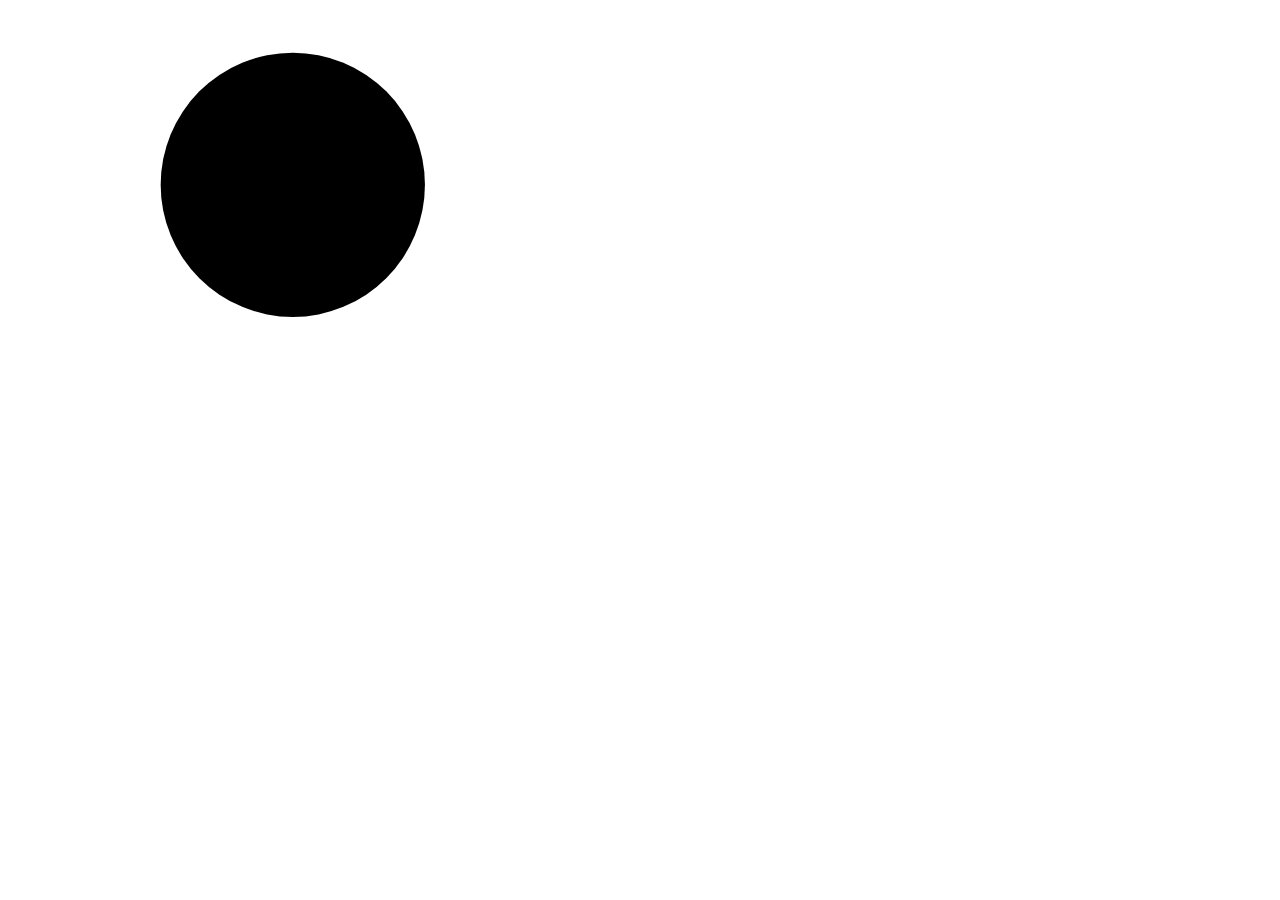
<file: htmledit/index.html>
<html>
  <head>
    <title>test</title>
    <link rel="icon" href="htmledit.svg" />
    <link rel="stylesheet" href="style.css" />
  </head>
  <body>
    <menu>
      <svg height="40%" width="40%" viewBox="0 0 100 100">
        <!-- Added viewBox to ensure reliable scaling -->
        <circle cx="50" cy="50" r="30">
          <animate
            attributeName="r"
            from="30"
            to="50"
            dur="3s"
            repeatCount="indefinite"
            direction="alternate"
            fill="freeze"
          ></animate>
        </circle>
      </svg>
    </menu>
  </body>
</html>
</file>
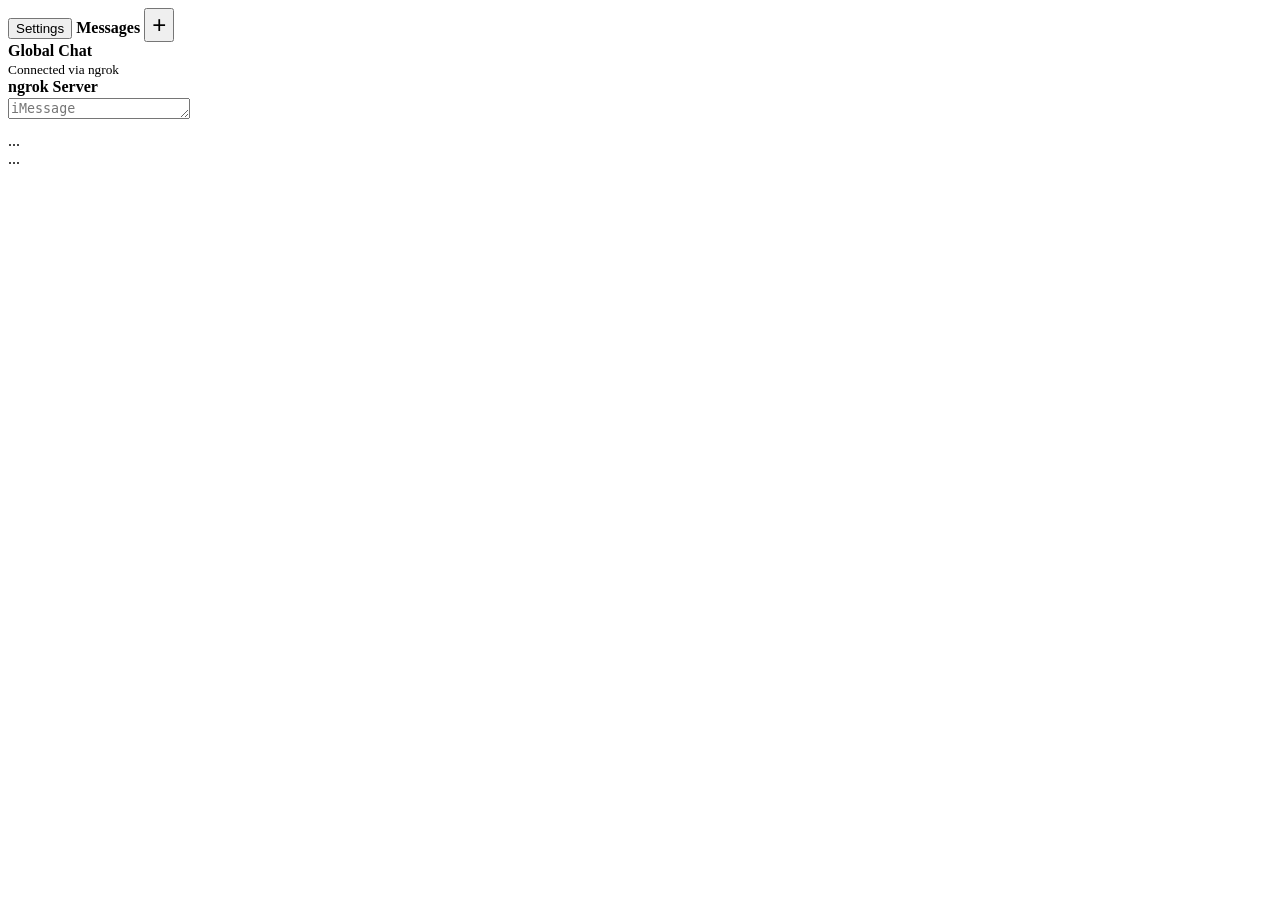
<file: python3/index.html>
<!DOCTYPE html>
<html lang="en" data-theme="light">
<head>
    <meta charset="UTF-8">
    <title>PiMessage</title>
    <!-- Keep your existing <style> block here exactly as you provided it -->
    <style>
        /* ... paste your CSS from the prompt here ... */
    </style>
</head>
<body>

<div id="sidebar">
    <div class="side-hdr">
        <button class="blue-link" onclick="toggleView('settings')">Settings</button>
        <strong>Messages</strong>
        <button class="blue-link" style="font-size: 24px;" onclick="showModal()">+</button>
    </div>
    <div id="contact-list" style="flex:1; overflow-y:auto;">
        <div class="contact-item active">
            <div class="status-dot online"></div>
            <div><strong>Global Chat</strong><br><small style="color:var(--subtext)">Connected via ngrok</small></div>
        </div>
    </div>
</div>

<div id="chat-view" class="active">
    <div class="view-hdr"><strong id="chat-title">ngrok Server</strong></div>
    <div id="thread"></div>
    <div class="input-bar">
        <textarea id="msg-input" placeholder="iMessage" rows="1"></textarea>
        <button onclick="sendSignal()" style="background:var(--bubble-out); color:white; border:none; width:36px; height:36px; border-radius:50%; cursor:pointer; font-weight:bold;">↑</button>
    </div>
</div>

<!-- Modal and Settings Views (from your code) -->
<div id="settings-view">...</div>
<div id="contact-modal">...</div>

<script src="https://cloudflare.com"></script>
<script>
    var socket = io();
    var thread = document.getElementById('thread');
    var input = document.getElementById('msg-input');

    // 1. RECEIVE MESSAGE
    socket.on('message', function(data) {
        var isMe = data.id === socket.id;
        var bubble = document.createElement('div');
        bubble.className = 'bubble ' + (isMe ? 'sent' : 'received');
        
        // Using your requested <h6> and <p> structure
        bubble.innerHTML = `<div><h6>${isMe ? 'me' : 'from'}</h6><p>${data.msg}</p></div>`;
        
        thread.appendChild(bubble);
        thread.scrollTop = thread.scrollHeight; // Auto-scroll
    });

    // 2. SEND MESSAGE
    function sendSignal() {
        var val = input.value.trim();
        if (val !== "") {
            socket.emit('message', {msg: val, id: socket.id});
            input.value = '';
        }
    }

    // UI Helpers
    function toggleTheme() {
        const root = document.documentElement;
        root.setAttribute('data-theme', root.getAttribute('data-theme') === 'dark' ? 'light' : 'dark');
    }
    function toggleView(view) {
        document.getElementById('chat-view').classList.toggle('active', view === 'chat');
        document.getElementById('settings-view').classList.toggle('active', view === 'settings');
    }
</script>
</body>
</html>
</file>
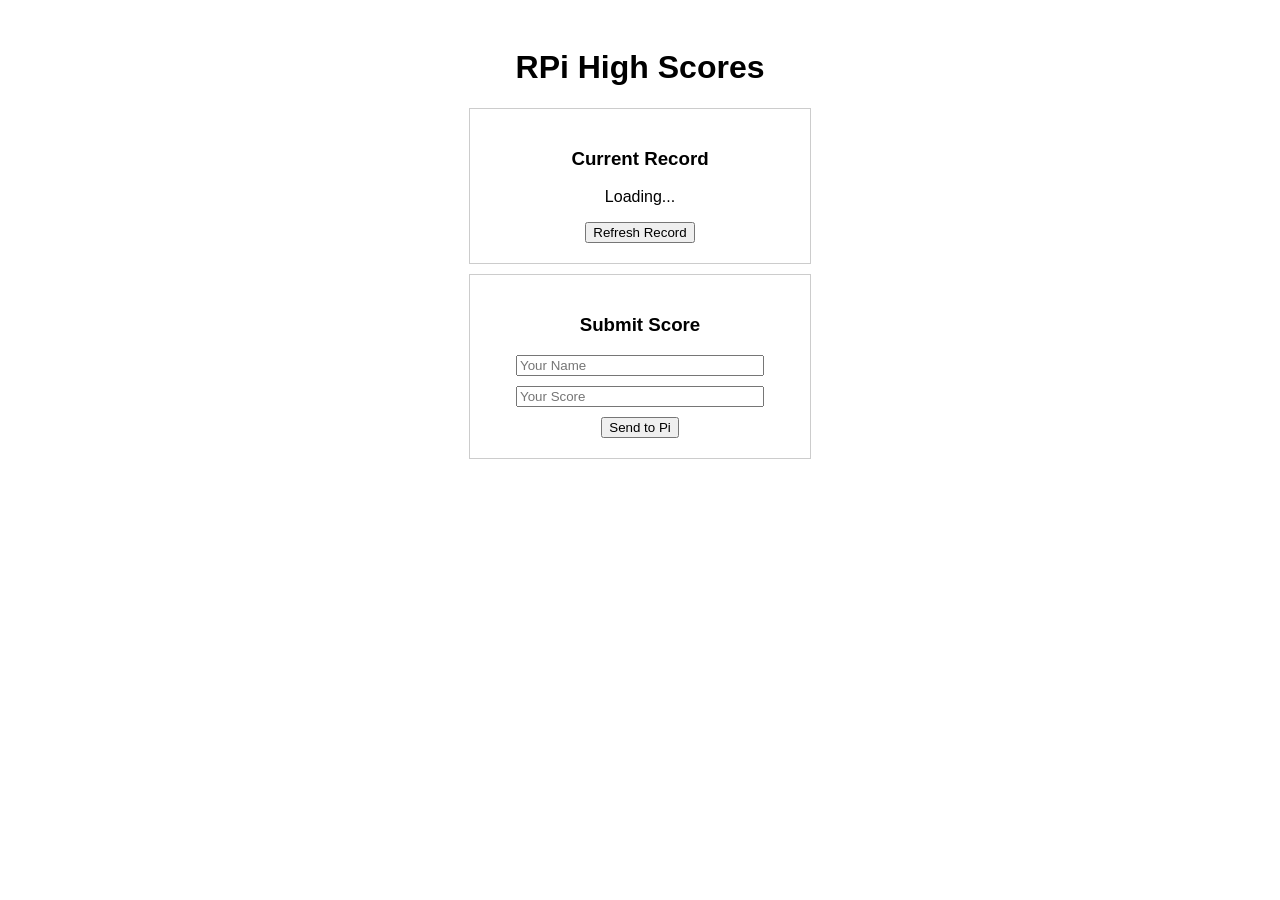
<file: python3/test.html>
<!DOCTYPE html>
<html lang="en">
<head>
    <meta charset="UTF-8">
    <title>Raspberry Pi Leaderboard</title>
    <style>
        body { font-family: sans-serif; text-align: center; padding: 20px; }
        .box { border: 1px solid #ccc; padding: 20px; margin: 10px auto; max-width: 300px; }
        input { margin-bottom: 10px; width: 80%; }
    </style>
</head>
<body>

    <h1>RPi High Scores</h1>

    <div class="box">
        <h3>Current Record</h3>
        <p id="record">Loading...</p>
        <button onclick="getRecord()">Refresh Record</button>
    </div>

    <div class="box">
        <h3>Submit Score</h3>
        <input type="text" id="name" placeholder="Your Name"><br>
        <input type="number" id="score" placeholder="Your Score"><br>
        <button onclick="sendScore()">Send to Pi</button>
    </div>

    <script>
        const BASE_URL = "https://tobie-uncontemning-marissa.ngrok-free.dev/highscore";
        const HEADERS = {
            "Content-Type": "application/json",
            "ngrok-skip-browser-warning": "true" // CRITICAL for ngrok free tier
        };

        // --- GET DATA ---
        async function getRecord() {
            try {
                const response = await fetch(`${BASE_URL}/get_high_score`, {
                    method: "GET",
                    headers: HEADERS
                });
                const data = await response.json();
                document.getElementById('record').innerText = `${data.name}: ${data.score}`;
            } catch (err) {
                console.error(err);
                alert("Could not connect to Pi");
            }
        }

        // --- SEND DATA ---
        async function sendScore() {
            const name = document.getElementById('name').value;
            const score = document.getElementById('score').value;

            try {
                const response = await fetch(`${BASE_URL}/highscore`, {
                    method: "POST",
                    headers: HEADERS,
                    body: JSON.stringify({ name: name, score: parseInt(score) })
                });
                const result = await response.json();
                if (result.status === "success") {
                    alert("Score saved!");
                    getRecord(); // Refresh the list
                }
            } catch (err) {
                console.error(err);
                alert("Failed to send score");
            }
        }

        // Load the record when the page opens
        getRecord();
    </script>
</body>
</html>
</file>
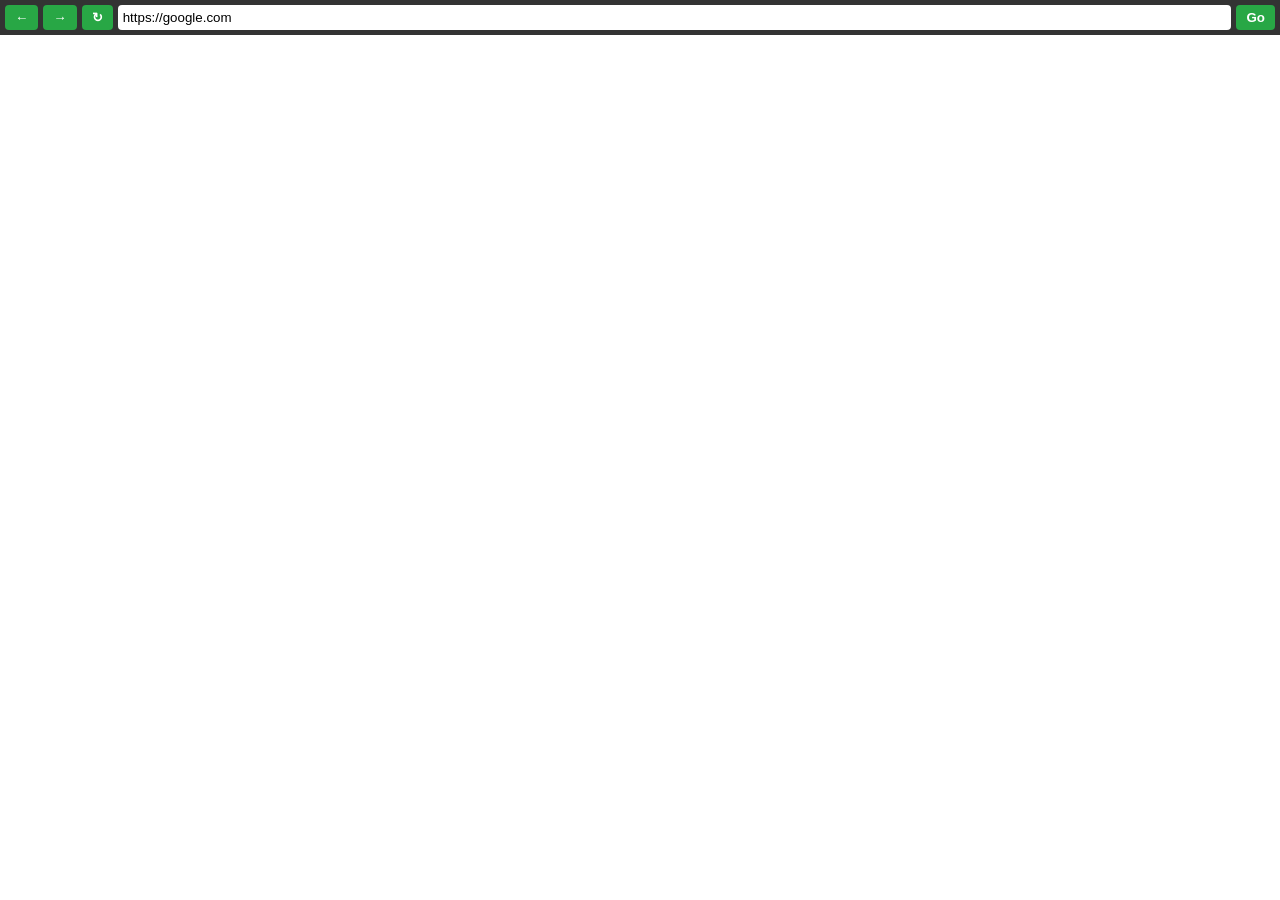
<file: website/browser.html>
<!DOCTYPE html>
<html>
<head>
    <style>
        body { margin: 0; display: flex; flex-direction: column; height: 100vh; font-family: sans-serif; }
        #toolbar { background: #333; padding: 5px; display: flex; align-items: center; color: white; gap: 5px; }
        #url-bar { flex-grow: 1; padding: 5px; border-radius: 4px; border: none; }
        button { cursor: pointer; padding: 5px 10px; background: #28a745; color: white; border: none; border-radius: 4px; font-weight: bold; }
        iframe { flex-grow: 1; border: none; width: 100%; }
    </style>
</head>
<body>
    <div id="toolbar">
        <button onclick="nav('back')">←</button>
        <button onclick="nav('forward')">→</button>
        <button onclick="nav('reload')">↻</button>
        <input id="url-bar" type="text" value="https://google.com">
        <button onclick="goToUrl()">Go</button>
    </div>
    <iframe id="browser-frame" src="https://emersonberry.github.io"></iframe>

    <script>
        const frame = document.getElementById('browser-frame');
        const input = document.getElementById('url-bar');

        function nav(type) {
            if (type === 'back') frame.contentWindow.history.back();
            if (type === 'forward') frame.contentWindow.history.forward();
            if (type === 'reload') frame.contentWindow.location.reload();
        }

        function goToUrl() {
            let url = input.value;
            if (!url.startsWith('http')) url = 'https://' + url;
            frame.src = url;
        }

        input.addEventListener('keypress', (e) => { if (e.key === 'Enter') goToUrl(); });
    </script>
</body>
</html>
</file>
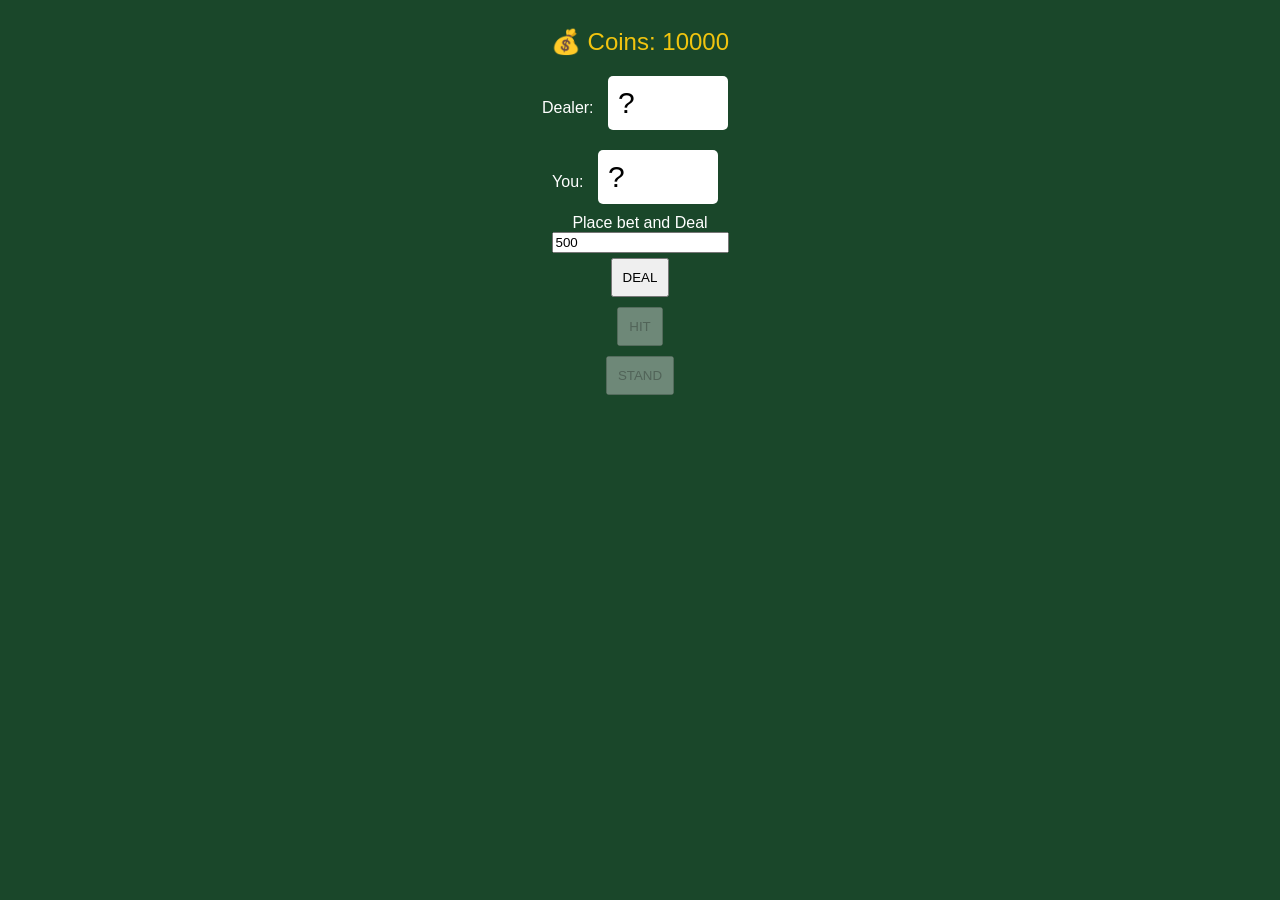
<file: html/casino/blackjack.html>
<!DOCTYPE html>
<html lang="en">
<head>
    <meta charset="UTF-8">
    <title>Shared Balance Blackjack</title>
    <style>
        body { font-family: sans-serif; background: #1a472a; color: white; display: flex; flex-direction: column; align-items: center; padding: 20px; }
        .stats { font-size: 24px; color: #f1c40f; margin-bottom: 10px; }
        .cards { font-size: 30px; background: white; color: black; padding: 10px; border-radius: 5px; margin: 10px; min-width: 100px; display: inline-block;}
        button { padding: 10px; margin: 5px; cursor: pointer; }
    </style>
</head>
<body>
    <div class="stats">💰 Coins: <span id="balance">...</span></div>
    <div>Dealer: <div id="d-cards" class="cards">?</div></div>
    <div>You: <div id="p-cards" class="cards">?</div></div>
    <div id="msg">Place bet and Deal</div>
    <input type="number" id="bet-amount" value="500">
    <button id="deal-btn">DEAL</button>
    <button id="hit-btn" disabled>HIT</button>
    <button id="stand-btn" disabled>STAND</button>

    <script>
        let balance = parseInt(localStorage.getItem('casinoBalance')) || 10000;
        let deck = [], pHand = [], dHand = [], bet = 0;
        function updateUI() {
            document.getElementById('balance').innerText = balance;
            localStorage.setItem('casinoBalance', balance);
        }
        updateUI();

        function getScore(hand) {
            let s = 0, a = 0;
            hand.forEach(c => { if(c.v === 'A') a++; s += (isNaN(c.v)? 10 : parseInt(c.v)); if(c.v === 'A') s += 1; });
            while(s > 21 && a > 0) { s -= 10; a--; }
            return s;
        }

        document.getElementById('deal-btn').onclick = function() {
            bet = parseInt(document.getElementById('bet-amount').value);
            if(bet > balance) return alert("Too poor!");
            balance -= bet; updateUI();
            deck = []; 
            ['♠','♣','♥','♦'].forEach(s => ['A','2','3','4','5','6','7','8','9','10','J','Q','K'].forEach(v => deck.push({v,s})));
            deck.sort(() => Math.random() - 0.5);
            pHand = [deck.pop(), deck.pop()]; dHand = [deck.pop(), deck.pop()];
            document.getElementById('p-cards').innerText = pHand.map(c => c.v+c.s).join(' ');
            document.getElementById('d-cards').innerText = "🎴 " + dHand[1].v+dHand[1].s;
            this.disabled = true; document.getElementById('hit-btn').disabled = false; document.getElementById('stand-btn').disabled = false;
        };

        document.getElementById('hit-btn').onclick = function() {
            pHand.push(deck.pop());
            document.getElementById('p-cards').innerText = pHand.map(c => c.v+c.s).join(' ');
            if(getScore(pHand) > 21) end("Bust!");
        };

        document.getElementById('stand-btn').onclick = function() {
            while(getScore(dHand) < 17) dHand.push(deck.pop());
            document.getElementById('d-cards').innerText = dHand.map(c => c.v+c.s).join(' ');
            let ps = getScore(pHand), ds = getScore(dHand);
            if(ds > 21 || ps > ds) { balance += bet * 2; end("You Win!"); }
            else if(ps < ds) end("Dealer Wins");
            else { balance += bet; end("Push"); }
        };

        function end(m) {
            document.getElementById('msg').innerText = m;
            updateUI();
            document.getElementById('deal-btn').disabled = false;
            document.getElementById('hit-btn').disabled = true;
            document.getElementById('stand-btn').disabled = true;
        }
    </script>
</body>
</html>
</file>
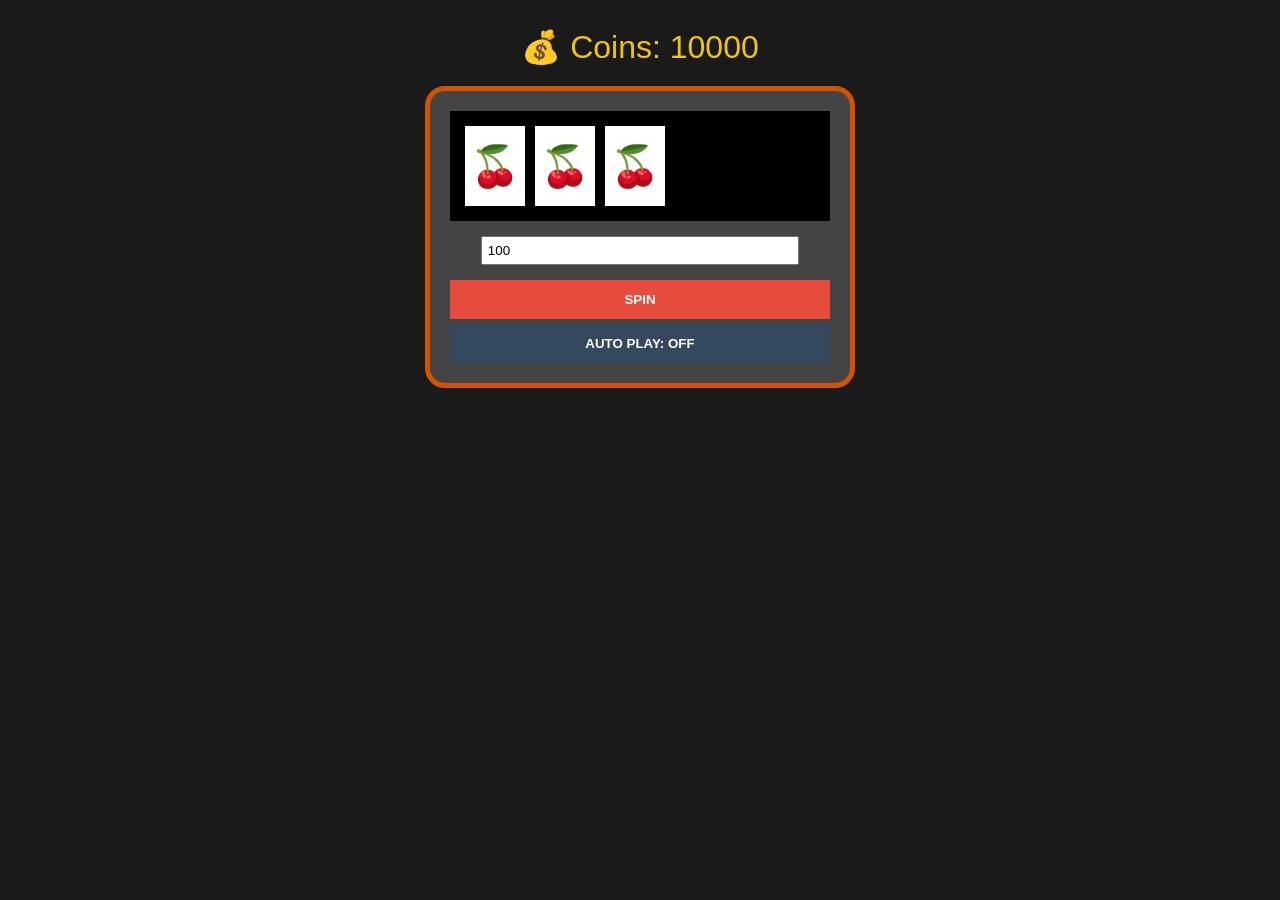
<file: html/casino/coinslot.html>
<!DOCTYPE html>
<html lang="en">
<head>
    <meta charset="UTF-8">
    <title>Slots - Auto Play</title>
    <style>
        body { font-family: sans-serif; background: #1a1a1a; color: white; display: flex; flex-direction: column; align-items: center; padding: 20px; }
        .stats { font-size: 32px; color: #f1c40f; margin-bottom: 20px; }
        .machine { background: #444; padding: 20px; border-radius: 20px; border: 5px solid #d35400; text-align: center;}
        .reels { display: flex; gap: 10px; background: #000; padding: 15px; margin-bottom: 15px; }
        .reel { width: 60px; height: 80px; background: white; color: black; font-size: 40px; display: flex; align-items: center; justify-content: center; }
        button { width: 100%; padding: 12px; margin-top: 5px; font-weight: bold; border: none; cursor: pointer; }
        #spin-btn { background: #e74c3c; color: white; }
        #auto-btn { background: #34495e; color: white; }
        #auto-btn.active { background: #27ae60; }
    </style>
</head>
<body>
    <div class="stats">💰 Coins: <span id="balance">...</span></div>
    <div class="machine">
        <div class="reels">
            <div id="r1" class="reel">🍒</div><div id="r2" class="reel">🍒</div><div id="r3" class="reel">🍒</div>
        </div>
        <input type="number" id="bet-amount" value="100" style="width: 80%; margin-bottom: 10px; padding: 5px;">
        <button id="spin-btn">SPIN</button>
        <button id="auto-btn">AUTO PLAY: OFF</button>
    </div>

    <script>
        let balance = parseInt(localStorage.getItem('casinoBalance')) || 10000;
        let isAuto = false;
        const symbols = ['🍒', '🍋', '🔔', '💎'];
        function updateUI() { document.getElementById('balance').innerText = balance; localStorage.setItem('casinoBalance', balance); }
        updateUI();

        const spinBtn = document.getElementById('spin-btn');
        const autoBtn = document.getElementById('auto-btn');

        autoBtn.onclick = () => {
            isAuto = !isAuto;
            autoBtn.innerText = `AUTO PLAY: ${isAuto ? 'ON' : 'OFF'}`;
            autoBtn.classList.toggle('active', isAuto);
            if (isAuto && !spinBtn.disabled) spin();
        };

        function spin() {
            let bet = parseInt(document.getElementById('bet-amount').value);
            if (bet > balance) { isAuto = false; return alert("No coins!"); }
            balance -= bet; updateUI();
            spinBtn.disabled = true;

            let count = 0;
            const anim = setInterval(() => {
                document.getElementById('r1').innerText = symbols[Math.floor(Math.random()*4)];
                document.getElementById('r2').innerText = symbols[Math.floor(Math.random()*4)];
                document.getElementById('r3').innerText = symbols[Math.floor(Math.random()*4)];
                if (++count > 12) {
                    clearInterval(anim);
                    const s = [document.getElementById('r1').innerText, document.getElementById('r2').innerText, document.getElementById('r3').innerText];
                    if (s[0] === s[1] && s[1] === s[2]) balance += bet * 10;
                    else if (s[0] === s[1] || s[1] === s[2]) balance += Math.floor(bet * 1.5);
                    updateUI(); spinBtn.disabled = false;
                    if (isAuto) setTimeout(spin, 600);
                }
            }, 80);
        }
        spinBtn.onclick = spin;
    </script>
</body>
</html>
</file>
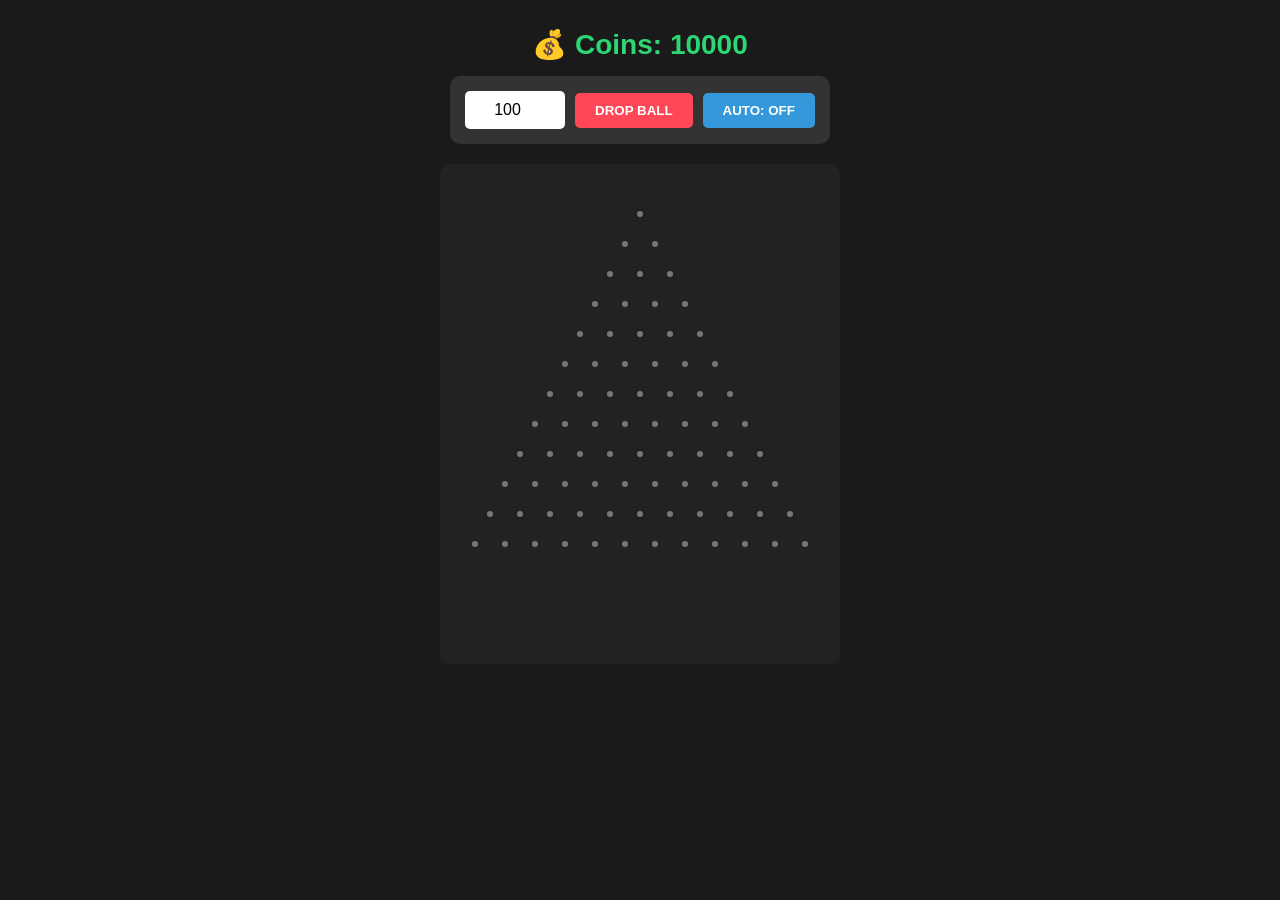
<file: html/casino/plinko.html>
<!DOCTYPE html>
<html lang="en">
<head>
    <meta charset="UTF-8">
    <title>Plinko - Auto Drop</title>
    <style>
        body { font-family: sans-serif; display: flex; flex-direction: column; align-items: center; background: #1a1a1a; color: white; padding-top: 20px; }
        .stats { font-size: 28px; margin-bottom: 15px; color: #2ed573; font-weight: bold; }
        .controls { margin-bottom: 20px; background: #333; padding: 15px; border-radius: 10px; display: flex; gap: 10px; align-items: center; }
        .bet-input { padding: 10px; width: 80px; border-radius: 5px; border: none; font-size: 16px; text-align: center; }
        button { padding: 10px 20px; cursor: pointer; border: none; border-radius: 5px; font-weight: bold; }
        #drop-btn { background: #ff4757; color: white; }
        #auto-btn { background: #3498db; color: white; }
        #auto-btn.active { background: #2ecc71; box-shadow: 0 0 10px #2ecc71; }
        canvas { background: #222; border-radius: 10px; }
    </style>
</head>
<body>
    <div class="stats">💰 Coins: <span id="balance">...</span></div>
    <div class="controls">
        <input type="number" id="bet-amount" class="bet-input" value="100">
        <button id="drop-btn">DROP BALL</button>
        <button id="auto-btn">AUTO: OFF</button>
    </div>
    <canvas id="plinkoBoard" width="400" height="500"></canvas>

    <script>
        let balance = parseInt(localStorage.getItem('casinoBalance')) || 10000;
        let autoMode = false;
        function updateUI() { document.getElementById('balance').innerText = balance; localStorage.setItem('casinoBalance', balance); }
        updateUI();

        const canvas = document.getElementById('plinkoBoard');
        const ctx = canvas.getContext('2d');
        const rows = 12, spacing = 30, startX = canvas.width / 2, startY = 50;
        const multipliers = [5, 2, 1.2, 0.5, 0.2, 0.2, 0.5, 1.2, 2, 5];

        function drawBoard() {
            ctx.clearRect(0, 0, canvas.width, canvas.height); ctx.fillStyle = "#777";
            for (let r = 0; r < rows; r++) {
                for (let i = 0; i <= r; i++) {
                    const x = startX - (r * spacing / 2) + (i * spacing);
                    const y = startY + (r * spacing);
                    ctx.beginPath(); ctx.arc(x, y, 3, 0, Math.PI * 2); ctx.fill();
                }
            }
        }

        const dropBtn = document.getElementById('drop-btn');
        const autoBtn = document.getElementById('auto-btn');

        autoBtn.onclick = () => {
            autoMode = !autoMode;
            autoBtn.innerText = `AUTO: ${autoMode ? 'ON' : 'OFF'}`;
            autoBtn.classList.toggle('active', autoMode);
            if (autoMode && !dropBtn.disabled) drop();
        };

        function drop() {
            let bet = parseInt(document.getElementById('bet-amount').value);
            if (bet > balance) { autoMode = false; autoBtn.innerText = "AUTO: OFF"; return alert("No coins!"); }
            balance -= bet; updateUI();
            dropBtn.disabled = true;

            let x = startX, y = startY - 20, currentRow = 0;
            const interval = setInterval(() => {
                drawBoard(); ctx.fillStyle = "#f1c40f"; ctx.beginPath(); ctx.arc(x, y, 7, 0, Math.PI * 2); ctx.fill();
                if (currentRow < rows) { y += spacing; x += Math.random() < 0.5 ? -spacing/2 : spacing/2; currentRow++; }
                else {
                    clearInterval(interval);
                    const boardWidth = rows * spacing;
                    const relativeX = x - (startX - boardWidth / 2);
                    const slotIndex = Math.max(0, Math.min(Math.floor((relativeX / boardWidth) * multipliers.length), multipliers.length - 1));
                    balance += Math.floor(bet * multipliers[slotIndex]); updateUI();
                    dropBtn.disabled = false;
                    if (autoMode) setTimeout(drop, 500);
                }
            }, 40);
        }
        dropBtn.onclick = drop; drawBoard();
    </script>
</body>
</html>
</file>
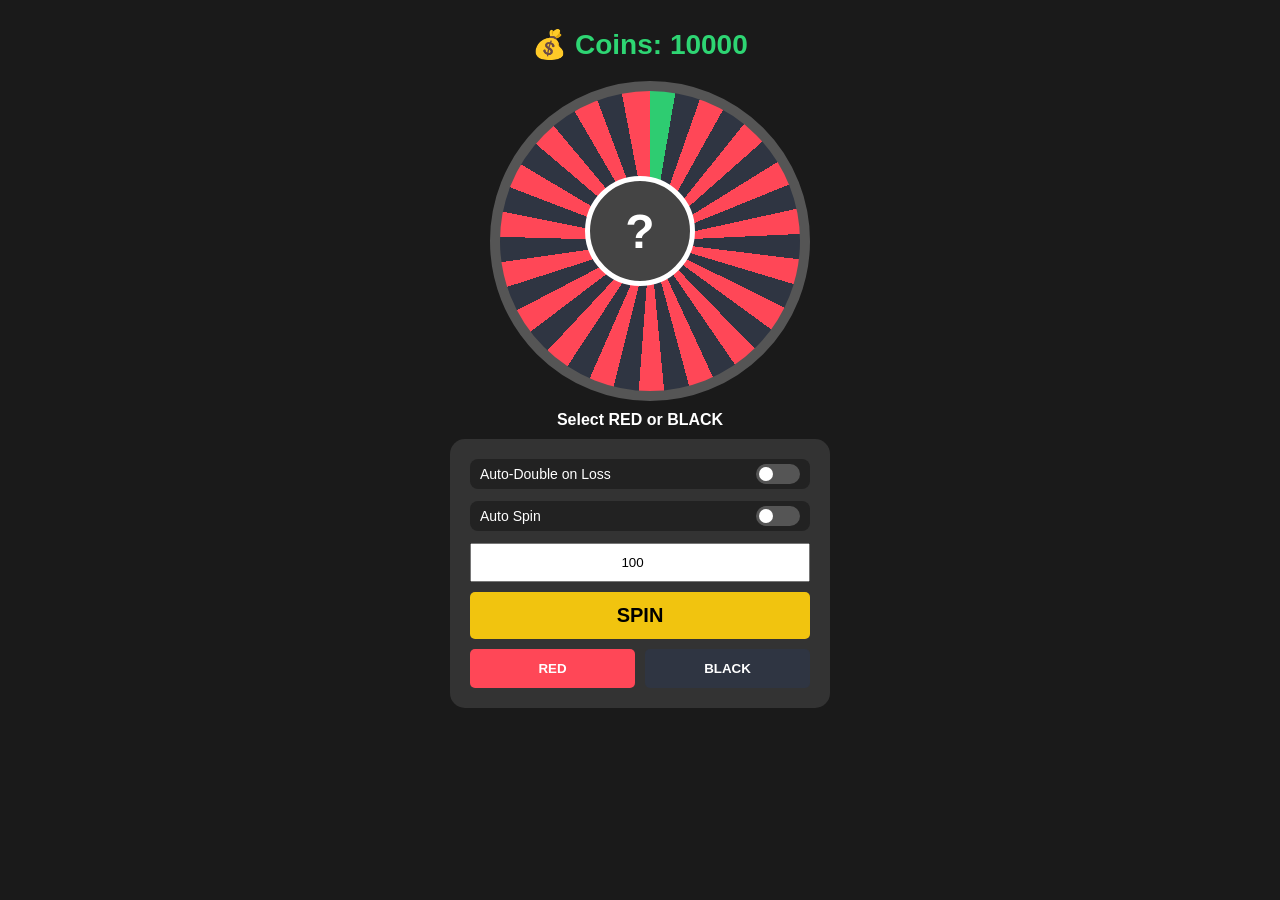
<file: html/casino/roulette.html>
<!DOCTYPE html>
<html lang="en">
<head>
    <meta charset="UTF-8">
    <title>Roulette - Live Action</title>
    <style>
        body { font-family: sans-serif; background: #1a1a1a; color: white; display: flex; flex-direction: column; align-items: center; padding: 20px; }
        .stats { font-size: 28px; margin-bottom: 20px; color: #2ed573; font-weight: bold; }
        
        /* Wheel UI */
        .wheel-box { position: relative; width: 300px; height: 300px; margin-bottom: 30px; }
        #visual-wheel {
            width: 100%; height: 100%; border-radius: 50%; border: 10px solid #555;
            background: conic-gradient(#2ecc71 0deg 9.7deg, #2f3542 9.7deg 19.4deg, #ff4757 19.4deg 29.1deg, #2f3542 29.1deg 38.8deg, #ff4757 38.8deg 48.5deg, #2f3542 48.5deg 58.2deg, #ff4757 58.2deg 67.9deg, #2f3542 67.9deg 77.6deg, #ff4757 77.6deg 87.3deg, #2f3542 87.3deg 97deg, #ff4757 97deg 106.7deg, #2f3542 106.7deg 116.4deg, #ff4757 116.4deg 126.1deg, #2f3542 126.1deg 135.8deg, #ff4757 135.8deg 145.5deg, #2f3542 145.5deg 155.2deg, #ff4757 155.2deg 164.9deg, #2f3542 164.9deg 174.6deg, #ff4757 174.6deg 184.3deg, #2f3542 184.3deg 194deg, #ff4757 194deg 203.7deg, #2f3542 203.7deg 213.4deg, #ff4757 213.4deg 223.1deg, #2f3542 223.1deg 232.8deg, #ff4757 232.8deg 242.5deg, #2f3542 242.5deg 252.2deg, #ff4757 252.2deg 261.9deg, #2f3542 261.9deg 271.6deg, #ff4757 271.6deg 281.3deg, #2f3542 281.3deg 291deg, #ff4757 291deg 300.7deg, #2f3542 300.7deg 310.4deg, #ff4757 310.4deg 320.1deg, #2f3542 320.1deg 329.8deg, #ff4757 329.8deg 339.5deg, #2f3542 339.5deg 349.2deg, #ff4757 349.2deg 360deg);
            transition: transform 4s cubic-bezier(0.1, 0, 0.2, 1);
        }
        #number-display {
            position: absolute; top: 50%; left: 50%; transform: translate(-50%, -50%);
            width: 100px; height: 100px; background: #444; border: 5px solid #fff;
            border-radius: 50%; font-size: 48px; font-weight: bold; display: flex; align-items: center; justify-content: center; z-index: 10;
        }

        /* Controls & Switches */
        .controls { background: #333; padding: 20px; border-radius: 15px; display: grid; grid-template-columns: 1fr 1fr; gap: 10px; width: 340px; }
        .switch-row { grid-column: span 2; display: flex; justify-content: space-between; align-items: center; padding: 5px 10px; background: #222; border-radius: 8px; margin-bottom: 2px; font-size: 14px; }
        
        .switch { position: relative; display: inline-block; width: 44px; height: 20px; }
        .switch input { opacity: 0; width: 0; height: 0; }
        .slider { position: absolute; cursor: pointer; top: 0; left: 0; right: 0; bottom: 0; background-color: #555; transition: .4s; border-radius: 20px; }
        .slider:before { position: absolute; content: ""; height: 14px; width: 14px; left: 3px; bottom: 3px; background-color: white; transition: .4s; border-radius: 50%; }
        input:checked + .slider { background-color: #2ed573; }
        #martingale-switch:checked + .slider { background-color: #9b59b6; }
        input:checked + .slider:before { transform: translateX(24px); }

        button { padding: 12px; cursor: pointer; border: none; border-radius: 5px; font-weight: bold; }
        .btn-spin { grid-column: span 2; background: #f1c40f; font-size: 20px; }
    </style>
</head>
<body>

    <div class="stats">💰 Coins: <span id="balance">...</span></div>
    
    <div class="wheel-box">
        <div id="visual-wheel"></div>
        <div id="number-display">?</div>
    </div>

    <div id="status-msg" style="margin-bottom: 10px; font-weight: bold;">Select RED or BLACK</div>

    <div class="controls">
        <div class="switch-row">
            <span>Auto-Double on Loss</span>
            <label class="switch">
                <input type="checkbox" id="martingale-switch">
                <span class="slider"></span>
            </label>
        </div>

        <div class="switch-row">
            <span>Auto Spin</span>
            <label class="switch">
                <input type="checkbox" id="auto-spin-switch">
                <span class="slider"></span>
            </label>
        </div>
        
        <input type="number" id="bet-amount" value="100" style="grid-column: span 2; padding: 10px; text-align: center;">
        
        <button id="spin-btn" class="btn-spin">SPIN</button>
        <button onclick="setBet('red')" style="background:#ff4757; color:white">RED</button>
        <button onclick="setBet('black')" style="background:#2f3542; color:white">BLACK</button>
    </div>

    <script>
        let balance = parseInt(localStorage.getItem('casinoBalance')) || 10000;
        let baseBet = 100;
        let currentBetType = null, currentRotation = 0;
        const redNumbers = [1, 3, 5, 7, 9, 12, 14, 16, 19, 21, 23, 25, 27, 30, 32, 34, 36];

        function updateUI() {
            document.getElementById('balance').innerText = balance;
            localStorage.setItem('casinoBalance', balance);
        }
        updateUI();

        function setBet(type) { 
            currentBetType = type; 
            document.getElementById('status-msg').innerText = "Betting on: " + type.toUpperCase(); 
        }

        function spin() {
            const betInput = document.getElementById('bet-amount');
            const display = document.getElementById('number-display');
            const spinBtn = document.getElementById('spin-btn');
            let bet = parseInt(betInput.value);
            
            if (!currentBetType) { 
                document.getElementById('auto-spin-switch').checked = false;
                return alert("Select RED or BLACK!"); 
            }
            if (bet > balance) { 
                document.getElementById('auto-spin-switch').checked = false;
                return alert("Insufficient funds!"); 
            }

            balance -= bet; 
            updateUI();
            spinBtn.disabled = true;

            // 1. Start Physical Wheel Spin
            const result = Math.floor(Math.random() * 37);
            currentRotation += (360 * 5) + (result * (360/37));
            document.getElementById('visual-wheel').style.transform = `rotate(-${currentRotation}deg)`;

            // 2. Start Live Number/Color Scrolling
            let scrollInterval = setInterval(() => {
                let tempNum = Math.floor(Math.random() * 37);
                display.innerText = tempNum;
                display.style.backgroundColor = (tempNum === 0) ? "#2ecc71" : (redNumbers.includes(tempNum) ? "#ff4757" : "#2f3542");
            }, 80);

            // 3. Finalize Result
            setTimeout(() => {
                clearInterval(scrollInterval);
                display.innerText = result;
                display.style.backgroundColor = (result === 0) ? "#2ecc71" : (redNumbers.includes(result) ? "#ff4757" : "#2f3542");

                let won = (currentBetType === 'red' && redNumbers.includes(result)) || 
                          (currentBetType === 'black' && !redNumbers.includes(result) && result !== 0);
                
                if (won) {
                    balance += bet * 2;
                    if (document.getElementById('martingale-switch').checked) betInput.value = baseBet;
                } else {
                    if (document.getElementById('martingale-switch').checked) betInput.value = bet * 2;
                }

                document.getElementById('status-msg').innerText = won ? "WINNER!" : "LOST!";
                updateUI();
                spinBtn.disabled = false;

                // Check for Auto Spin
                if (document.getElementById('auto-spin-switch').checked) {
                    setTimeout(spin, 1000);
                }
            }, 4000);
        }

        document.getElementById('spin-btn').onclick = spin;

        document.getElementById('bet-amount').onchange = function() {
            if (!document.getElementById('martingale-switch').checked) {
                baseBet = parseInt(this.value);
            }
        };
    </script>
</body>
</html>
</file>
<file: htmledit/style.css>
.circle:hover {
	transform: rotate(15deg) scale(1.1);
}
.circle {
	transition: transform 0.2s ease-in-out;
}
</file>
